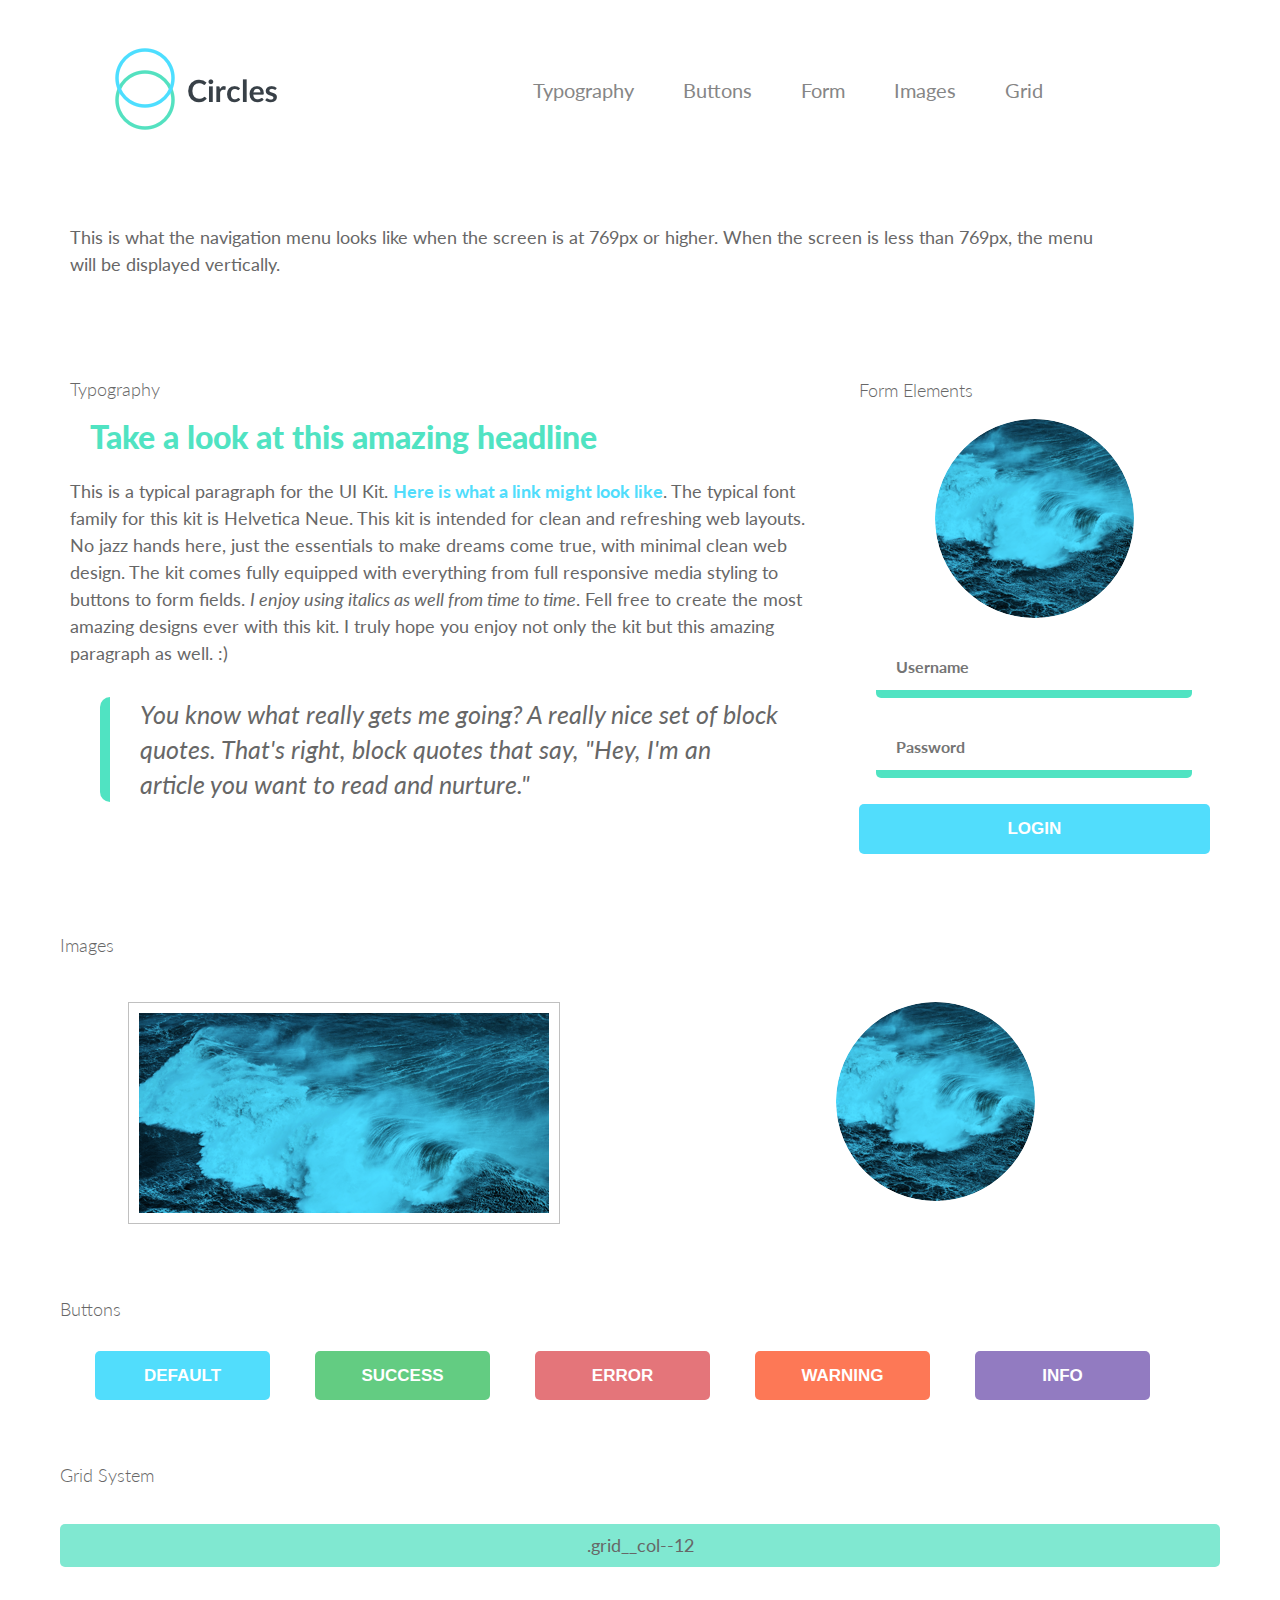
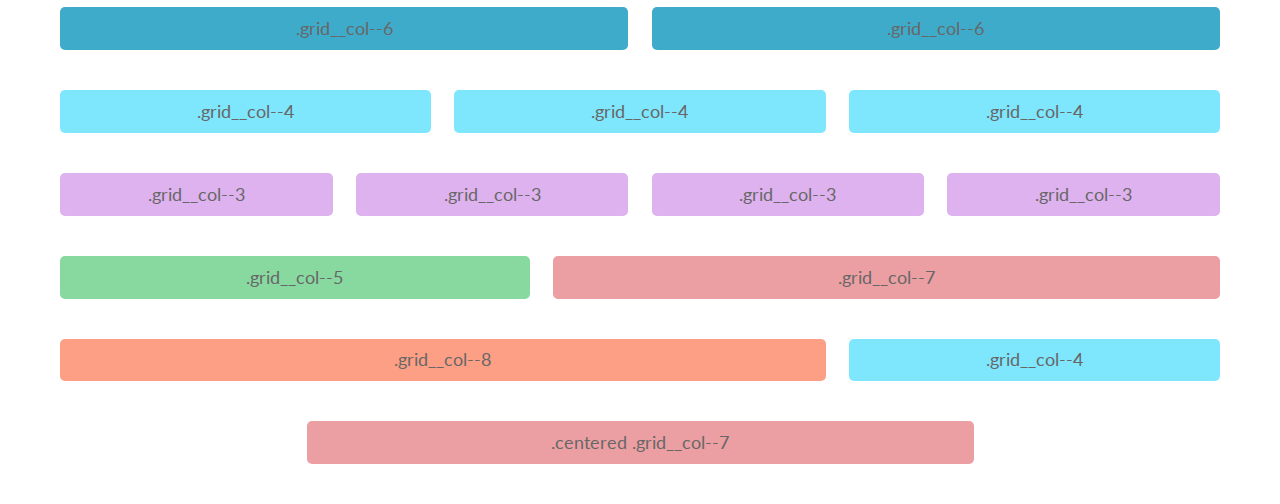
<file: index.html>
<!doctype html>
<html lang="en">

<head>
  <meta charset="utf-8">
  <title>Circles UI Kit</title>
  <meta name="viewport" content="width=device-width, initial-scale=1">
  <link rel="stylesheet" href="css/application.css">
</head>
<!-- 
    List of classes used

    Grid:
    .container
    .grid__row
    .grid__col--2
    .grid__col--3
    .grid__col--4
    .grid__col--5
    .grid__col--6
    .grid__col--7
    .grid__col--8
    .grid__col--9
    .grid__col--10
    .grid__col--11
    .grid__col--12
    .centered

    Typography:
    .container
    .link
    .blockquote
    .headline--primary
    .headline--secondary

    Image:
    .img__logo
    .img__frame
    .img__avatar

    Navigation:
    .nav-item

    Buttons:
    .btn--default
    .btn--success
    .btn--error
    .btn--warning
    .btn--info

    Forms:
    .form
    .form__legend
    .form__label--hidden
    .form__input

  -->

<body class="container">
  <div class="grid__row">
    <div class="grid__col--3">
      <a class="link" href="/">
          <img class="img--logo" alt="circles logo" src="images/logo.png">
        </a>
    </div>
    <div class="grid__col--9">
      <nav role="navigation">
        <ul class="nav">
          <li class="nav__item"><a href="#type">Typography</a></li>
          <li class="nav__item"><a href="#buttons">Buttons</a></li>
          <li class="nav__item"><a href="#forms">Form</a></li>
          <li class="nav__item"><a href="#images">Images</a></li>
          <li class="nav__item"><a href="#grid">Grid</a></li>
        </ul>
      </nav>
    </div>
  </div>

  <div class="grid__row">
    <div class="grid__col--12">
      <div class="card">
        <p>This is what the navigation menu looks like when the screen is at 769px or higher. When the screen is less than 769px,
          the menu will be displayed vertically.</p>
      </div>
    </div>
  </div>

  <div class="grid__row">
    <div class="grid__col--8">
      <div class="card">
        <h4 id="type" class="headline--secondary">Typography</h4>
        <h1 class="headline--primary">Take a look at this amazing headline</h1>
        <p>This is a typical paragraph for the UI Kit. <a href="#" class="link">Here is what a link might look like</a>. The
          typical font family for this kit is Helvetica Neue. This kit is intended for clean and refreshing web layouts.
          No jazz hands here, just the essentials to make dreams come true, with minimal clean web design. The kit comes
          fully equipped with everything from full responsive media styling to buttons to form fields. <em>I enjoy using italics as well from time to time</em>.
          Fell free to create the most amazing designs ever with this kit. I truly hope you enjoy not only the kit but this
          amazing paragraph as well. :)</p>
        <blockquote class="blockquote">You know what really gets me going? A really nice set of block quotes. That's right, block quotes that say, "Hey,
          I'm an article you want to read and nurture."</blockquote>
      </div>
    </div>
    <div class="grid__col--4">
      <form class="form">
        <legend id="forms" class="headline--secondary">Form Elements</legend>
        <img class="img--avatar" src="images/avatar.png" alt="Avatar">
        <label class="form__label--hidden" for="username">Username:</label>
        <input class="form__input" type="text" id="username" placeholder="Username">
        <label class="form__label--hidden" for="password">Password:</label>
        <input class="form__input" type="password" id="password" placeholder="Password">
        <button class="btn--default theme__colors" type="submit" value="Login">Login</button>
      </form>
    </div>
  </div>

  <h4 id="images" class="headline--secondary">Images</h4>

  <div class="grid__row">
    <div class="grid__col--6">
      <img class="img--frame" src="images/image.png" alt="sample image">
    </div>
    <div class="grid__col--6">
      <img class="img--avatar" src="images/avatar.png" alt="Avatar">
    </div>
  </div>

  <h4 id="buttons" class="headline--secondary">Buttons</h4>

  <div class="grid__row--12">
    <div class="grid__col--12">
      <button class="btn--default theme__colors">default</button>
      <button class="btn--success theme__colors">success</button>
      <button class="btn--error theme__colors">error</button>
      <button class="btn--warning theme__colors">warning</button>
      <button class="btn--info theme__colors">info</button>
    </div>
  </div>

  <h4 id="grid" class="headline--secondary">Grid System</h4>

  <div class="grid__row">
    <div class="grid__col--12 theme__colors">.grid__col--12</div>
  </div>
  <div class="grid__row">
    <div class="grid__col--6 theme__colors">.grid__col--6</div>
    <div class="grid__col--6 theme__colors">.grid__col--6</div>
  </div>
  <div class="grid__row">
    <div class="grid__col--4 theme__colors">.grid__col--4</div>
    <div class="grid__col--4 theme__colors">.grid__col--4</div>
    <div class="grid__col--4 theme__colors">.grid__col--4</div>
  </div>
  <div class="grid__row">
    <div class="grid__col--3 theme__colors">.grid__col--3</div>
    <div class="grid__col--3 theme__colors">.grid__col--3</div>
    <div class="grid__col--3 theme__colors">.grid__col--3</div>
    <div class="grid__col--3 theme__colors">.grid__col--3</div>
  </div>
  <div class="grid__row">
    <div class="grid__col--5 theme__colors">.grid__col--5</div>
    <div class="grid__col--7 theme__colors">.grid__col--7</div>
  </div>
  <div class="grid__row">
    <div class="grid__col--8 theme__colors">.grid__col--8</div>
    <div class="grid__col--4 theme__colors">.grid__col--4</div>
  </div>
  <div class="grid__row">
    <div class="grid__col--7 theme__colors centered">.centered .grid__col--7</div>
  </div>

</body>

</html>
</file>
<file: css/application.css>
@import url("https://fonts.googleapis.com/css?family=Lato:100,300,400,700,900");
.grid__row:after {
  content: "";
  display: table;
  clear: both; }

[class^="btn--"], .headline--primary, .nav__item a {
  text-align: center; }

.form__label--hidden {
  border: 0;
  clip: rect(0, 0, 0, 0);
  height: 1px;
  margin: -1px;
  overflow: hidden;
  padding: 0;
  position: absolute;
  width: 1px; }

[class^="btn--"] {
  padding-top: 15px;
  padding-bottom: 15px;
  font-weight: 700;
  font-size: 0.94444em;
  border: 0;
  color: #fff;
  width: 100%;
  border-radius: 5px; }

.img--logo, .img--avatar, .img--frame, .form__input {
  display: block;
  margin-left: auto;
  margin-right: auto; }

.headline--primary {
  width: 80%;
  color: #50E3C2;
  font-weight: 900;
  font-size: 1.77778em;
  line-height: 1.2;
  margin-top: 0; }
  @media (min-width: 769px) {
    .headline--primary {
      text-align: left;
      padding-left: 20px; } }

.headline--secondary {
  font-weight: 300;
  font-size: 1em;
  margin-bottom: 15px; }

@media (min-width: 769px) {
  .nav__item {
    display: inline-block;
    margin: 0; } }

.nav__item a {
  font-weight: 400;
  font-size: 1.11111em;
  display: block;
  height: 54px;
  padding: 0.55556em 1.22222em;
  border-radius: 5px; }
  @media (min-width: 1px) and (max-width: 768px) {
    .nav__item a {
      padding-top: 0.6em;
      padding-bottom: 0.6em;
      margin-left: auto;
      margin-right: auto; } }
  @media (min-width: 1100px) {
    .nav__item a {
      display: inline-block; } }

.nav__item a:hover {
  font-weight: 400;
  background-color: #50E3C2;
  color: #fff; }

.grid__row, .grid__row--12, .nav {
  display: flex;
  flex-direction: column; }
  @media (min-width: 769px) {
    .grid__row, .grid__row--12, .nav {
      flex-direction: row; } }

/*! normalize.css v7.0.0 | MIT License | github.com/necolas/normalize.css */
html {
  line-height: 1.15;
  /* 1 */
  -ms-text-size-adjust: 100%;
  /* 2 */
  -webkit-text-size-adjust: 100%;
  /* 2 */ }

body {
  margin: 0; }

article,
aside,
footer,
header,
nav,
section {
  display: block; }

h1 {
  font-size: 2em;
  margin: 0.67em 0; }

figcaption,
figure,
main {
  /* 1 */
  display: block; }

figure {
  margin: 1em 40px; }

hr {
  box-sizing: content-box;
  /* 1 */
  height: 0;
  /* 1 */
  overflow: visible;
  /* 2 */ }

pre {
  font-family: monospace, monospace;
  /* 1 */
  font-size: 1em;
  /* 2 */ }

a {
  background-color: transparent;
  /* 1 */
  -webkit-text-decoration-skip: objects;
  /* 2 */ }

abbr[title] {
  border-bottom: none;
  /* 1 */
  text-decoration: underline;
  /* 2 */
  text-decoration: underline dotted;
  /* 2 */ }

b,
strong {
  font-weight: inherit; }

b,
strong {
  font-weight: bolder; }

code,
kbd,
samp {
  font-family: monospace, monospace;
  /* 1 */
  font-size: 1em;
  /* 2 */ }

dfn {
  font-style: italic; }

mark {
  background-color: #ff0;
  color: #000; }

small {
  font-size: 80%; }

sub,
sup {
  font-size: 75%;
  line-height: 0;
  position: relative;
  vertical-align: baseline; }

sub {
  bottom: -0.25em; }

sup {
  top: -0.5em; }

audio,
video {
  display: inline-block; }

audio:not([controls]) {
  display: none;
  height: 0; }

img {
  border-style: none; }

svg:not(:root) {
  overflow: hidden; }

button,
input,
optgroup,
select,
textarea {
  font-family: sans-serif;
  /* 1 */
  font-size: 100%;
  /* 1 */
  line-height: 1.15;
  /* 1 */
  margin: 0;
  /* 2 */ }

button,
input {
  /* 1 */
  overflow: visible; }

button,
select {
  /* 1 */
  text-transform: none; }

button,
html [type="button"],
[type="reset"],
[type="submit"] {
  -webkit-appearance: button;
  /* 2 */ }

button::-moz-focus-inner,
[type="button"]::-moz-focus-inner,
[type="reset"]::-moz-focus-inner,
[type="submit"]::-moz-focus-inner {
  border-style: none;
  padding: 0; }

button:-moz-focusring,
[type="button"]:-moz-focusring,
[type="reset"]:-moz-focusring,
[type="submit"]:-moz-focusring {
  outline: 1px dotted ButtonText; }

fieldset {
  padding: 0.35em 0.75em 0.625em; }

legend {
  box-sizing: border-box;
  /* 1 */
  color: inherit;
  /* 2 */
  display: table;
  /* 1 */
  max-width: 100%;
  /* 1 */
  padding: 0;
  /* 3 */
  white-space: normal;
  /* 1 */ }

progress {
  display: inline-block;
  /* 1 */
  vertical-align: baseline;
  /* 2 */ }

textarea {
  overflow: auto; }

[type="checkbox"],
[type="radio"] {
  box-sizing: border-box;
  /* 1 */
  padding: 0;
  /* 2 */ }

[type="number"]::-webkit-inner-spin-button,
[type="number"]::-webkit-outer-spin-button {
  height: auto; }

[type="search"] {
  -webkit-appearance: textfield;
  /* 1 */
  outline-offset: -2px;
  /* 2 */ }

[type="search"]::-webkit-search-cancel-button,
[type="search"]::-webkit-search-decoration {
  -webkit-appearance: none; }

::-webkit-file-upload-button {
  -webkit-appearance: button;
  /* 1 */
  font: inherit;
  /* 2 */ }

details,
menu {
  display: block; }

summary {
  display: list-item; }

canvas {
  display: inline-block; }

template {
  display: none; }

[hidden] {
  display: none; }

/*  ========================================================================== 
			End of normalize.scss  
========================================================================== */
* {
  box-sizing: border-box; }

ul {
  list-style-type: none;
  padding-left: 0; }

p {
  font-size: 18px;
  font-weight: 400; }

@media (min-width: 769px) {
  .centered, .grid__row, .container {
    margin-left: auto;
    margin-right: auto; } }

.grid__row {
  padding-top: 15px;
  padding-bottom: 15px;
  justify-content: space-between;
  width: 100%; }
  .grid__row--12 {
    padding-left: 5px;
    padding-right: 5px;
    justify-content: space-between; }
  @media (min-width: 1100px) {
    .grid__row {
      max-width: 1200px; } }

@media (min-width: 769px) {
  .grid__col--1 {
    width: 6.5%; }
  .grid__col--2 {
    width: 15%; }
  .grid__col--3 {
    width: 23.5%; }
  .grid__col--4 {
    width: 32%; }
  .grid__col--5 {
    width: 40.5%; }
  .grid__col--6 {
    width: 49%; }
  .grid__col--7 {
    width: 57.5%; }
  .grid__col--8 {
    width: 66%; }
  .grid__col--9 {
    width: 74.5%; }
  .grid__col--10 {
    width: 83%; }
  .grid__col--11 {
    width: 91.5%; }
  .grid__col--12 {
    width: 100%; } }

[class^="grid__col--"] {
  border-radius: 5px;
  padding: 0.44444em 0.55556em;
  margin-top: 0.27778em;
  margin-bottom: 0.27778em; }
  @media (min-width: 769px) {
    [class^="grid__col--"] {
      min-height: 1px; }
      [class^="grid__col--"] + [class^="grid__col--"] {
        margin-left: 2%; } }

.theme__colors.grid__col--1 {
  background-color: #E4757A;
  color: #676767;
  text-align: left; }
  @media (min-width: 769px) {
    .theme__colors.grid__col--1 {
      text-align: center; } }
.theme__colors.grid__col--2 {
  background-color: #927BC1;
  color: #676767;
  text-align: left; }
  @media (min-width: 769px) {
    .theme__colors.grid__col--2 {
      text-align: center; } }
.theme__colors.grid__col--3 {
  background-color: #DEB2EE;
  color: #676767;
  text-align: left; }
  @media (min-width: 769px) {
    .theme__colors.grid__col--3 {
      text-align: center; } }
.theme__colors.grid__col--4 {
  background-color: #7EE6FD;
  color: #676767;
  text-align: left; }
  @media (min-width: 769px) {
    .theme__colors.grid__col--4 {
      text-align: center; } }
.theme__colors.grid__col--5 {
  background-color: #88d9a0;
  color: #676767;
  text-align: left; }
  @media (min-width: 769px) {
    .theme__colors.grid__col--5 {
      text-align: center; } }
.theme__colors.grid__col--6 {
  background-color: #3FABCA;
  color: #676767;
  text-align: left; }
  @media (min-width: 769px) {
    .theme__colors.grid__col--6 {
      text-align: center; } }
.theme__colors.grid__col--7 {
  background-color: #EC9FA3;
  color: #676767;
  text-align: left; }
  @media (min-width: 769px) {
    .theme__colors.grid__col--7 {
      text-align: center; } }
.theme__colors.grid__col--8 {
  background-color: #fd9f85;
  color: #676767;
  text-align: left; }
  @media (min-width: 769px) {
    .theme__colors.grid__col--8 {
      text-align: center; } }
.theme__colors.grid__col--9 {
  background-color: #63CC82;
  color: #676767;
  text-align: left; }
  @media (min-width: 769px) {
    .theme__colors.grid__col--9 {
      text-align: center; } }
.theme__colors.grid__col--10 {
  background-color: #51DDFC;
  color: #676767;
  text-align: left; }
  @media (min-width: 769px) {
    .theme__colors.grid__col--10 {
      text-align: center; } }
.theme__colors.grid__col--11 {
  background-color: #50E3C2;
  color: #676767;
  text-align: left; }
  @media (min-width: 769px) {
    .theme__colors.grid__col--11 {
      text-align: center; } }
.theme__colors.grid__col--12 {
  background-color: #80E8D1;
  color: #676767;
  text-align: left; }
  @media (min-width: 769px) {
    .theme__colors.grid__col--12 {
      text-align: center; } }

.img--logo {
  margin-bottom: 20px; }
.img--avatar {
  border-radius: 50%; }
.img--frame {
  margin-bottom: 20px;
  max-width: 100%;
  padding: 10px;
  border: 1px silver solid; }

.theme__colors.btn--default {
  background-color: #51DDFC; }
.theme__colors.btn--success {
  background-color: #63CC82; }
.theme__colors.btn--error {
  background-color: #E4757A; }
.theme__colors.btn--warning {
  background-color: #FD7856; }
.theme__colors.btn--info {
  background-color: #927BC1; }

[class^="btn--"] {
  margin-bottom: 1.42857em;
  text-transform: uppercase;
  transition: box-shadow 0.8s; }
  [class^="btn--"]:hover {
    box-shadow: 0 0 28px 0 rgba(16, 16, 16, 0.5) inset; }
  @media (min-width: 769px) {
    [class^="btn--"] {
      margin-left: 20px;
      margin-right: 20px;
      width: 175px; } }

.container {
  color: #676767;
  font-size: 18px;
  font-family: Lato, "Helvetica Neue", Helvetica, Arial, sans-serif;
  line-height: 27px;
  padding: 20px 20px; }
  @media (min-width: 1100px) {
    .container {
      max-width: 1200px; } }

.link {
  font-weight: 700;
  color: #51DDFC;
  text-decoration: none; }

.blockquote {
  margin-left: 30px;
  margin-right: 35px;
  margin-top: 30px;
  padding-left: 30px;
  font-weight: 400;
  font-style: italic;
  font-size: 1.38889em;
  line-height: 1.4em;
  border-left: 10px solid #50E3C2;
  border-radius: 10px; }
  @media (min-width: 769px) {
    .blockquote {
      max-width: 700px; } }

.card {
  max-width: 1050px; }

.nav {
  margin-top: 10px;
  margin-bottom: 10px;
  justify-content: center; }
  @media (min-width: 769px) {
    .nav {
      margin-top: 18px;
      margin-bottom: 18px; } }
  .nav__item a {
    width: 100%;
    text-decoration: none;
    color: #868686;
    transition: all 0.4s; }

.form {
  margin-top: 25px; }
  .form__label {
    display: block;
    margin-bottom: 0.55556em; }
  .form__input {
    font-family: Lato, "Helvetica Neue", Helvetica, Arial, sans-serif;
    font-size: 0.88889em;
    font-weight: 700;
    width: 90%;
    height: 55px;
    margin-top: 1.55556em;
    border: 0;
    border-bottom: 8px solid #50E3C2;
    border-radius: 5px;
    background: #fff;
    transition: border 0.4s;
    padding-left: 20px; }
    .form__input:focus {
      border: 8px solid #50E3C2;
      border-color: #51DDFC; }
  .form button {
    margin: 1.55556em 0;
    width: 100%; }

/*# sourceMappingURL=application.css.map */
</file>
